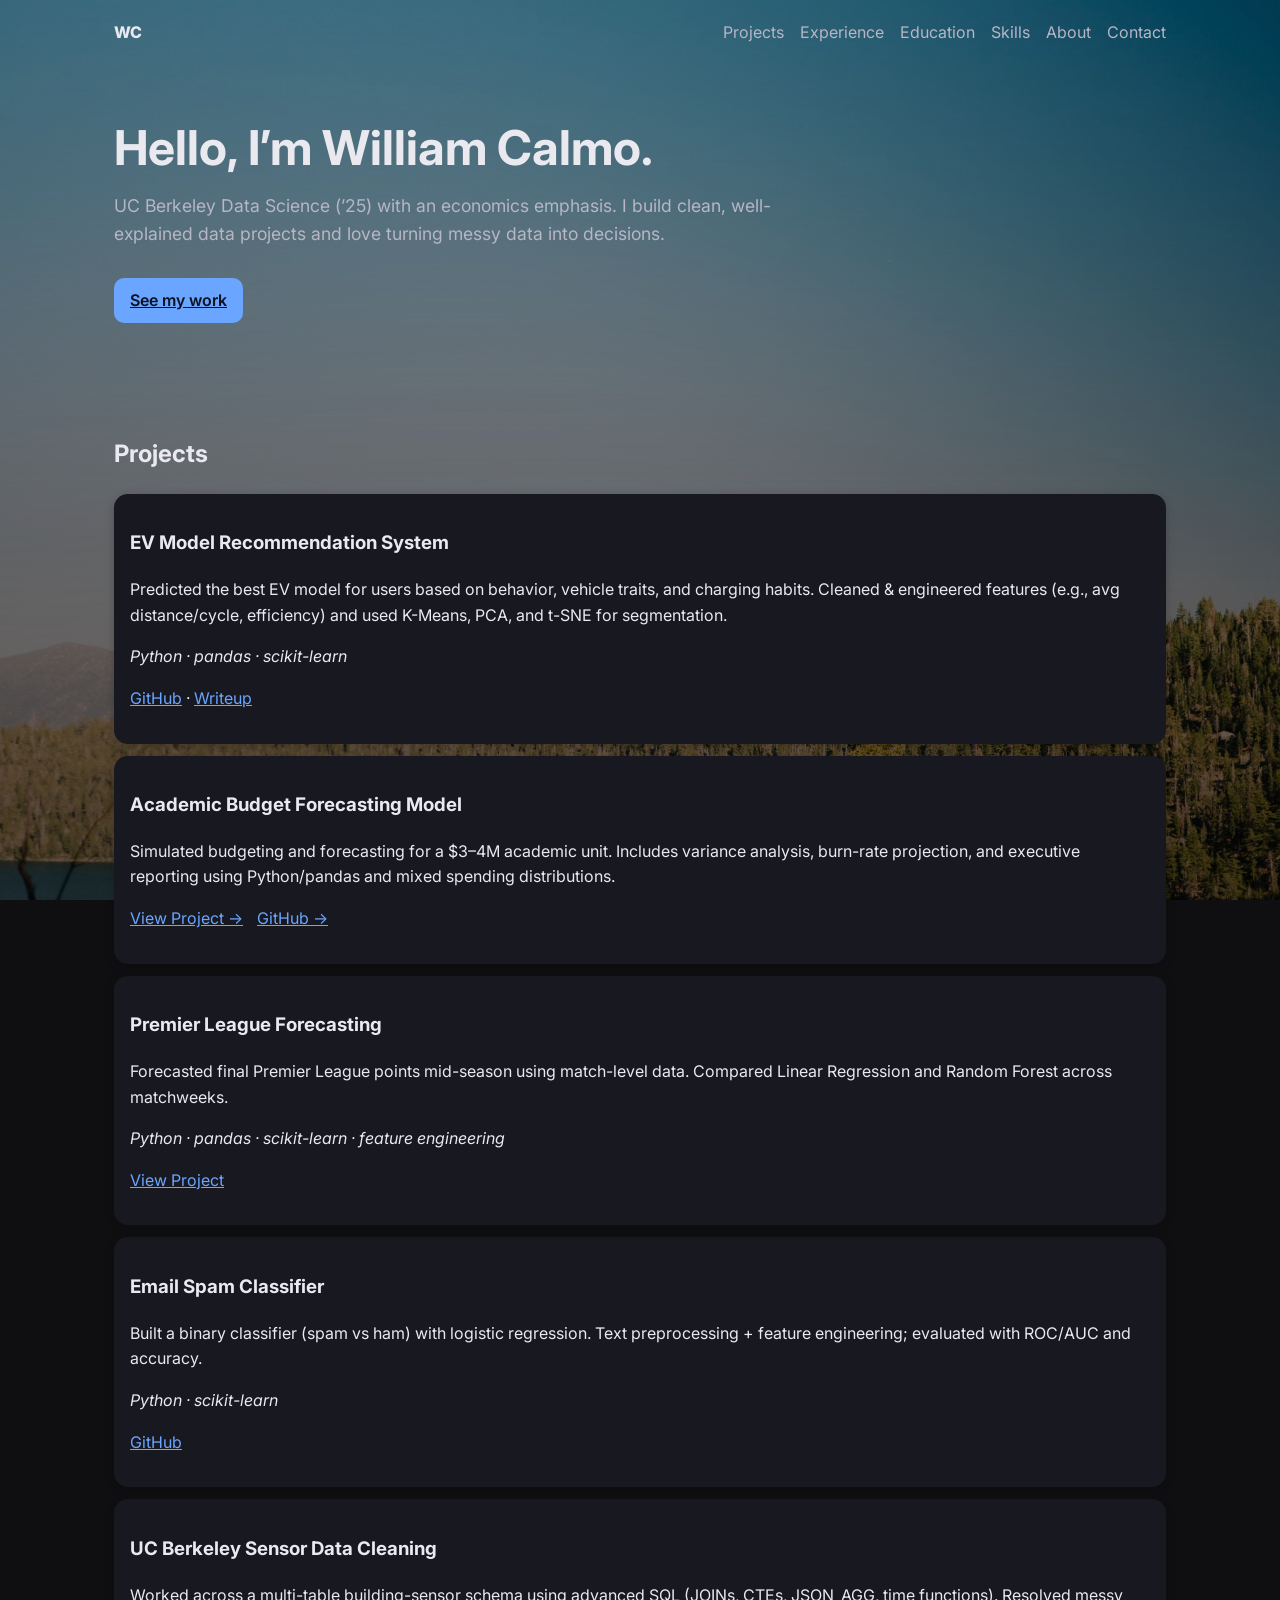
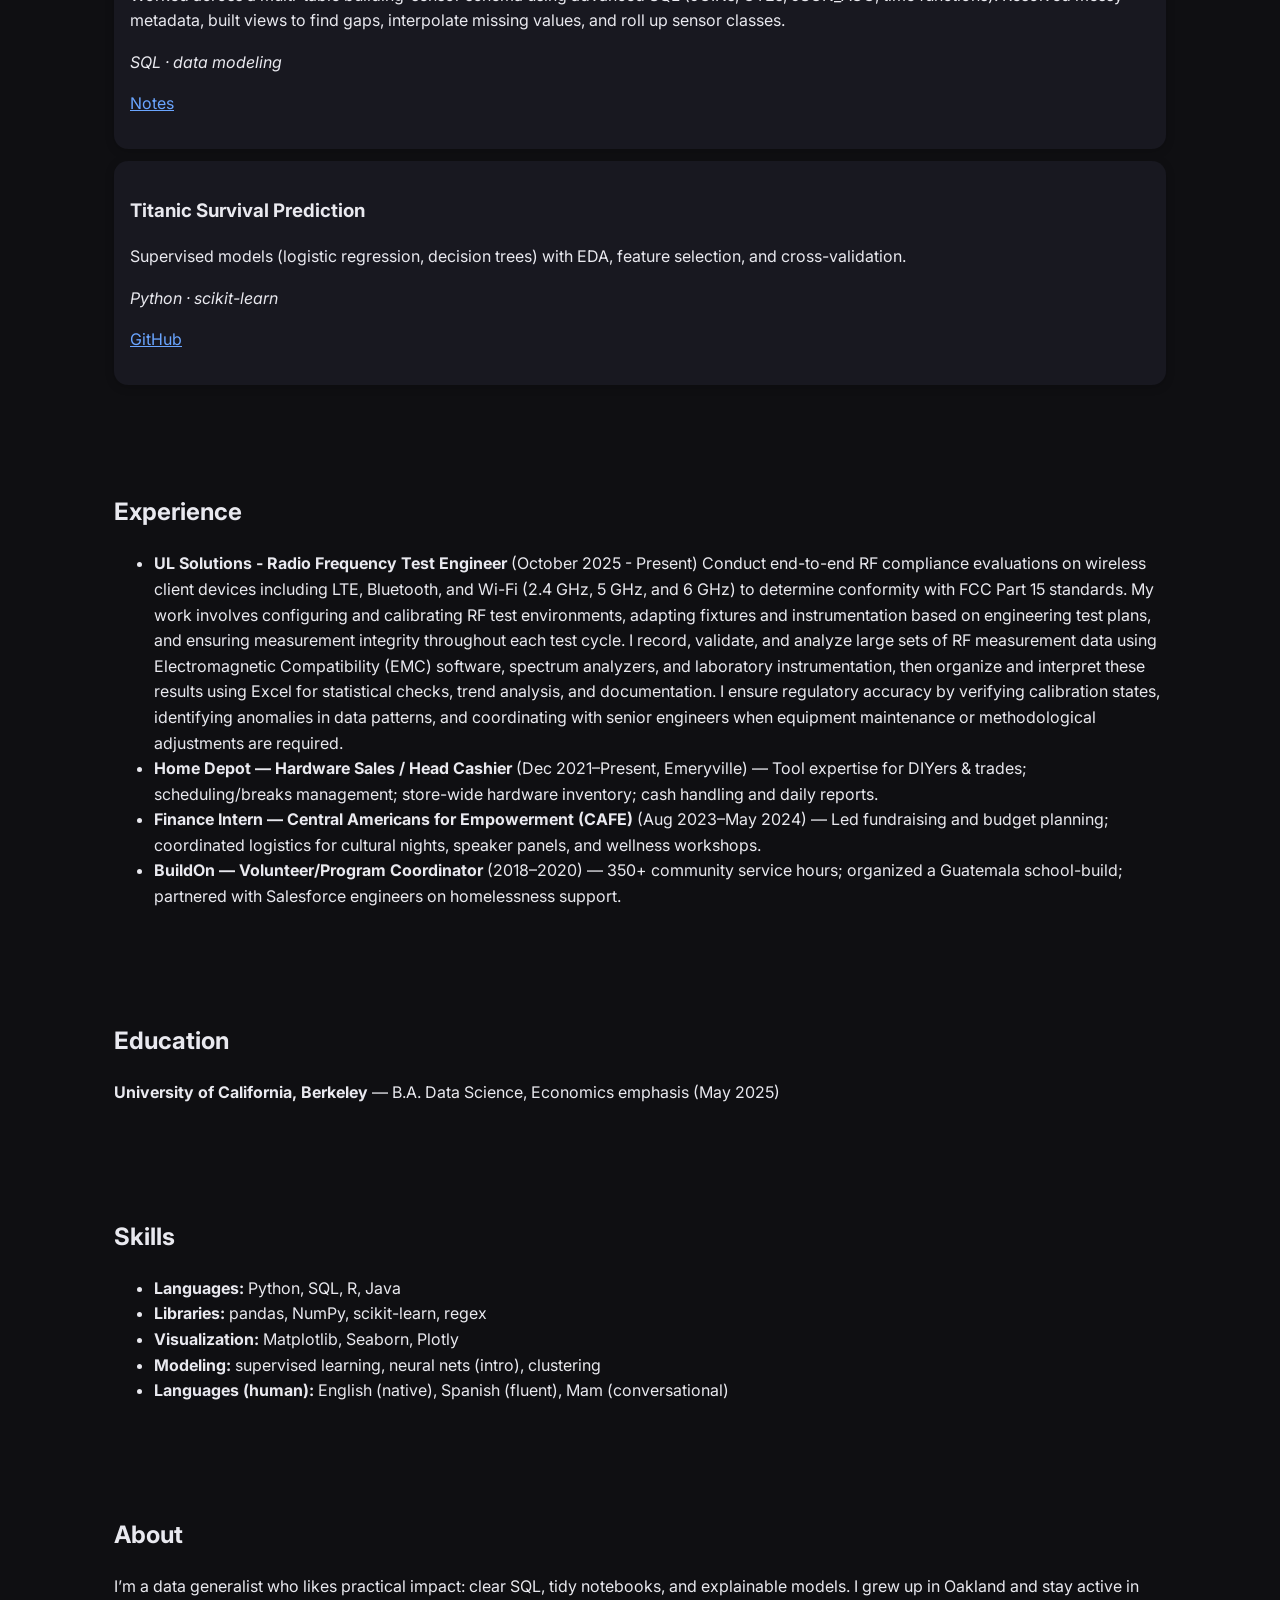
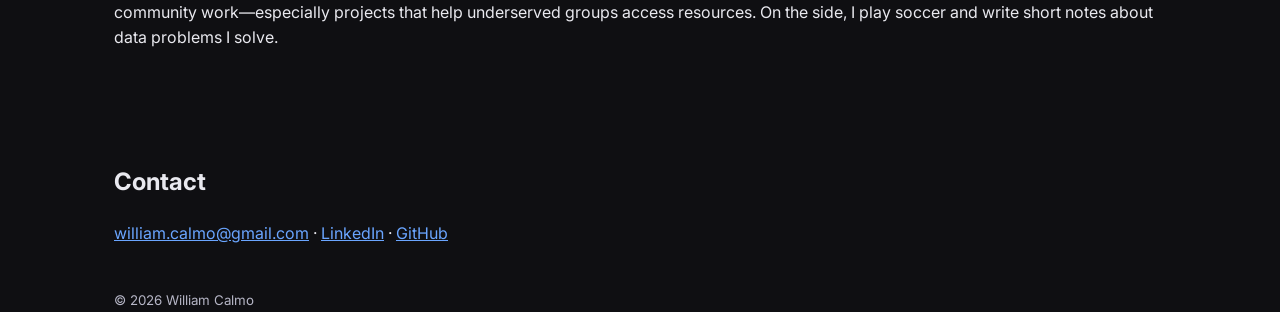
<file: index.html>
<!doctype html>
<html lang="en">
<head>
  <meta charset="utf-8" />
  <meta name="viewport" content="width=device-width,initial-scale=1" />
  <title>William Calmo — Data Science</title>
  <meta name="description" content="Portfolio of William Calmo — Data Science student at UC Berkeley. Includes projects, experience, and contact info." />
  <link rel="preconnect" href="https://fonts.googleapis.com">
  <link rel="preconnect" href="https://fonts.gstatic.com" crossorigin>
  <link href="https://fonts.googleapis.com/css2?family=Inter:wght@400;600;800&display=swap" rel="stylesheet">
  <link rel="stylesheet" href="./styles.css" />
</head>
<body>
  <header class="container">
    <nav>
      <a class="logo" href="#">WC</a>
      <a href="#projects">Projects</a>
      <a href="#experience">Experience</a>
      <a href="#education">Education</a>
      <a href="#skills">Skills</a>
      <a href="#about">About</a>
      <a href="#contact">Contact</a>
    </nav>
  </header>
  
<!-- <section class="parallax-hero">
  <h1>Welcome to My Site</h1>
</section> -->

  <main class="container">
    <!-- Hero -->
    <section id="hero">
      <h1>Hello, I’m William Calmo.</h1>
      <p class="lead">
        UC Berkeley Data Science (’25) with an economics emphasis. I build clean, well-explained data projects
        and love turning messy data into decisions.
      </p>
      <p><a class="btn" href="#projects">See my work</a></p>
    </section>

    <!-- Projects ---------------------------------->
    <section id="projects">
      <h2>Projects</h2>

      <article class="card">
        <h3>EV Model Recommendation System</h3>
        <p>
          Predicted the best EV model for users based on behavior, vehicle traits, and charging habits.
          Cleaned & engineered features (e.g., avg distance/cycle, efficiency) and used K-Means, PCA, and t-SNE for segmentation.
        </p>
        <p><em>Python · pandas · scikit-learn</em></p>
        <p><a href="#">GitHub</a> · <a href="#">Writeup</a></p>
      </article>


     <article class="card">
      <h3>Academic Budget Forecasting Model</h3>
        <p>
            Simulated budgeting and forecasting for a $3–4M academic unit. Includes variance analysis,
            burn-rate projection, and executive reporting using Python/pandas and mixed spending distributions.
        </p>
        <p class="project-actions">
        <a class="project-link" href="projects/financial-forecasting.html">View Project →</a>
        <a href="https://github.com/calmo4/finance-portfolio" target="_blank" rel="noopener noreferrer">GitHub →</a>
        </p>
    </article>



      <article class="card">
        <h3>Premier League Forecasting</h3>
        <p>
         Forecasted final Premier League points mid-season using match-level data.
         Compared Linear Regression and Random Forest across matchweeks.
        </p>
        <p><em>Python · pandas · scikit-learn · feature engineering</em></p>
        <p>
          <a href="projects/premier-league.html">View Project</a>
        </p>
      </article>


      <article class="card">
        <h3>Email Spam Classifier</h3>
        <p>
          Built a binary classifier (spam vs ham) with logistic regression. Text preprocessing + feature engineering; evaluated with
          ROC/AUC and accuracy.
        </p>
        <p><em>Python · scikit-learn</em></p>
        <p><a href="#">GitHub</a></p>
      </article>

      <article class="card">
        <h3>UC Berkeley Sensor Data Cleaning</h3>
        <p>
          Worked across a multi-table building-sensor schema using advanced SQL (JOINs, CTEs, JSON_AGG, time functions).
          Resolved messy metadata, built views to find gaps, interpolate missing values, and roll up sensor classes.
        </p>
        <p><em>SQL · data modeling</em></p>
        <p><a href="#">Notes</a></p>
      </article>

      <article class="card">
        <h3>Titanic Survival Prediction</h3>
        <p>
          Supervised models (logistic regression, decision trees) with EDA, feature selection, and cross-validation.
        </p>
        <p><em>Python · scikit-learn</em></p>
        <p><a href="#">GitHub</a></p>
      </article>
    </section>

    <!-- Experience -->
    <section id="experience">
      <h2>Experience</h2>
      <ul>
        <li>
          <strong> UL Solutions - Radio Frequency Test Engineer</strong> (October 2025 - Present) Conduct end-to-end RF compliance evaluations on wireless client devices including LTE, Bluetooth, and Wi-Fi (2.4 GHz, 5 GHz, and 6 GHz) to determine conformity with FCC Part 15 standards. 
            My work involves configuring and calibrating RF test environments, adapting fixtures and instrumentation based on engineering test plans, and ensuring measurement integrity throughout each test cycle. 
            I record, validate, and analyze large sets of RF measurement data using Electromagnetic Compatibility (EMC) software, spectrum analyzers, and laboratory instrumentation, then organize and interpret these results using Excel for statistical checks, 
            trend analysis, and documentation. I ensure regulatory accuracy by verifying calibration states, identifying anomalies in data patterns, and coordinating with senior engineers when equipment maintenance or methodological adjustments are required.
          
        </li>
        <li>
          <strong>Home Depot — Hardware Sales / Head Cashier</strong> (Dec 2021–Present, Emeryville)
          — Tool expertise for DIYers & trades; scheduling/breaks management; store-wide hardware inventory; cash handling and daily reports.
        </li>
        <li>
          <strong>Finance Intern — Central Americans for Empowerment (CAFE)</strong> (Aug 2023–May 2024)
          — Led fundraising and budget planning; coordinated logistics for cultural nights, speaker panels, and wellness workshops.
        </li>
        <li>
          <strong>BuildOn — Volunteer/Program Coordinator</strong> (2018–2020)
          — 350+ community service hours; organized a Guatemala school-build; partnered with Salesforce engineers on homelessness support.
        </li>
      </ul>
    </section>

    <!-- Education -->
    <section id="education">
      <h2>Education</h2>
      <p>
        <strong>University of California, Berkeley</strong> — B.A. Data Science, Economics emphasis (May 2025)
      </p>
    </section>

    <!-- Skills -->
    <section id="skills">
      <h2>Skills</h2>
      <ul>
        <li><strong>Languages:</strong> Python, SQL, R, Java</li>
        <li><strong>Libraries:</strong> pandas, NumPy, scikit-learn, regex</li>
        <li><strong>Visualization:</strong> Matplotlib, Seaborn, Plotly</li>
        <li><strong>Modeling:</strong> supervised learning, neural nets (intro), clustering</li>
        <li><strong>Languages (human):</strong> English (native), Spanish (fluent), Mam (conversational)</li>
      </ul>
    </section>

    <!-- About -->
    <section id="about">
      <h2>About</h2>
      <p>
        I’m a data generalist who likes practical impact: clear SQL, tidy notebooks, and explainable models. I grew up in Oakland
        and stay active in community work—especially projects that help underserved groups access resources. On the side, I play
        soccer and write short notes about data problems I solve.
      </p>
    </section>

    <!-- Contact -->
    <section id="contact">
      <h2>Contact</h2>
      <p>
        <a href="mailto:william.calmo@gmail.com">william.calmo@gmail.com</a> · 
        <a href="https://www.linkedin.com/in/william-calmo-a32172174">LinkedIn</a> · 
        <a href="https://github.com/calmo4">GitHub</a>
      </p>
    </section>
  </main>

  <footer class="container"><small>© <span id="year"></span> William Calmo</small></footer>
  <script src="./script.js"></script>
</body>
</html>
</file>
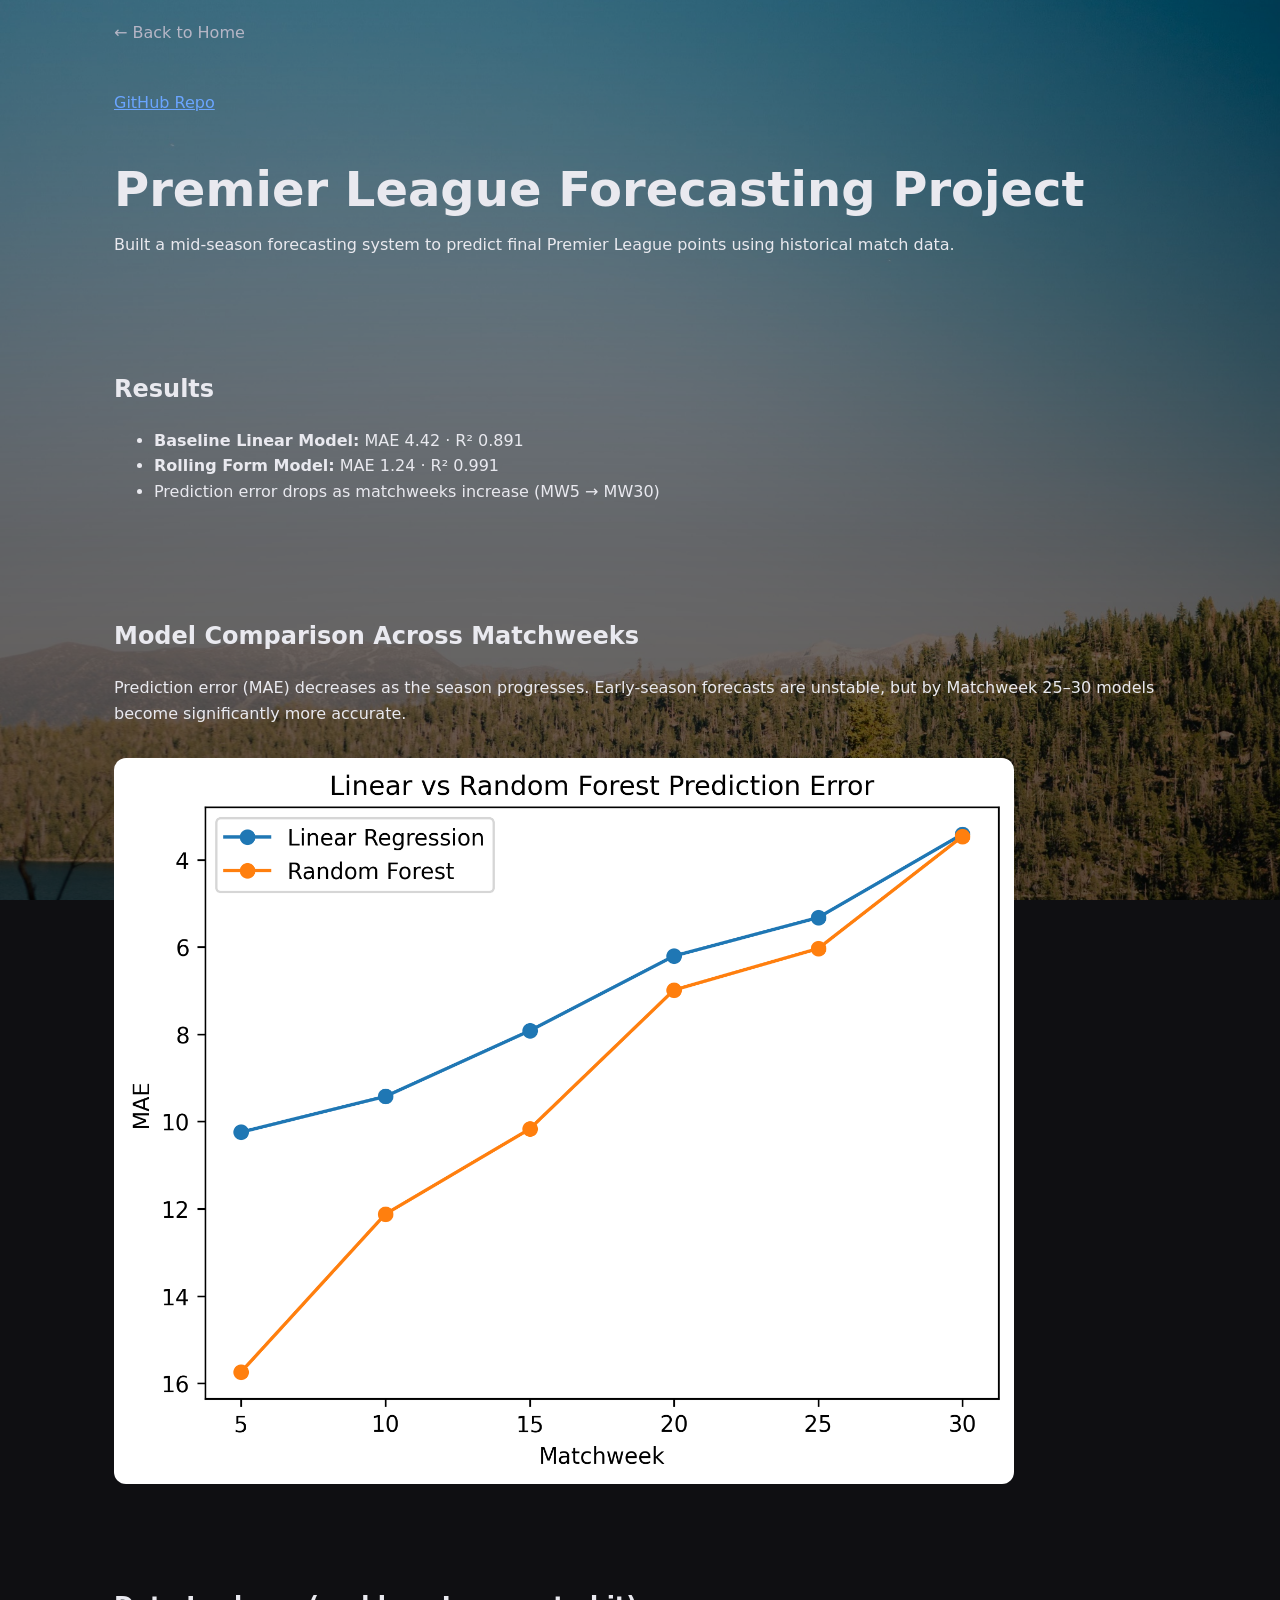
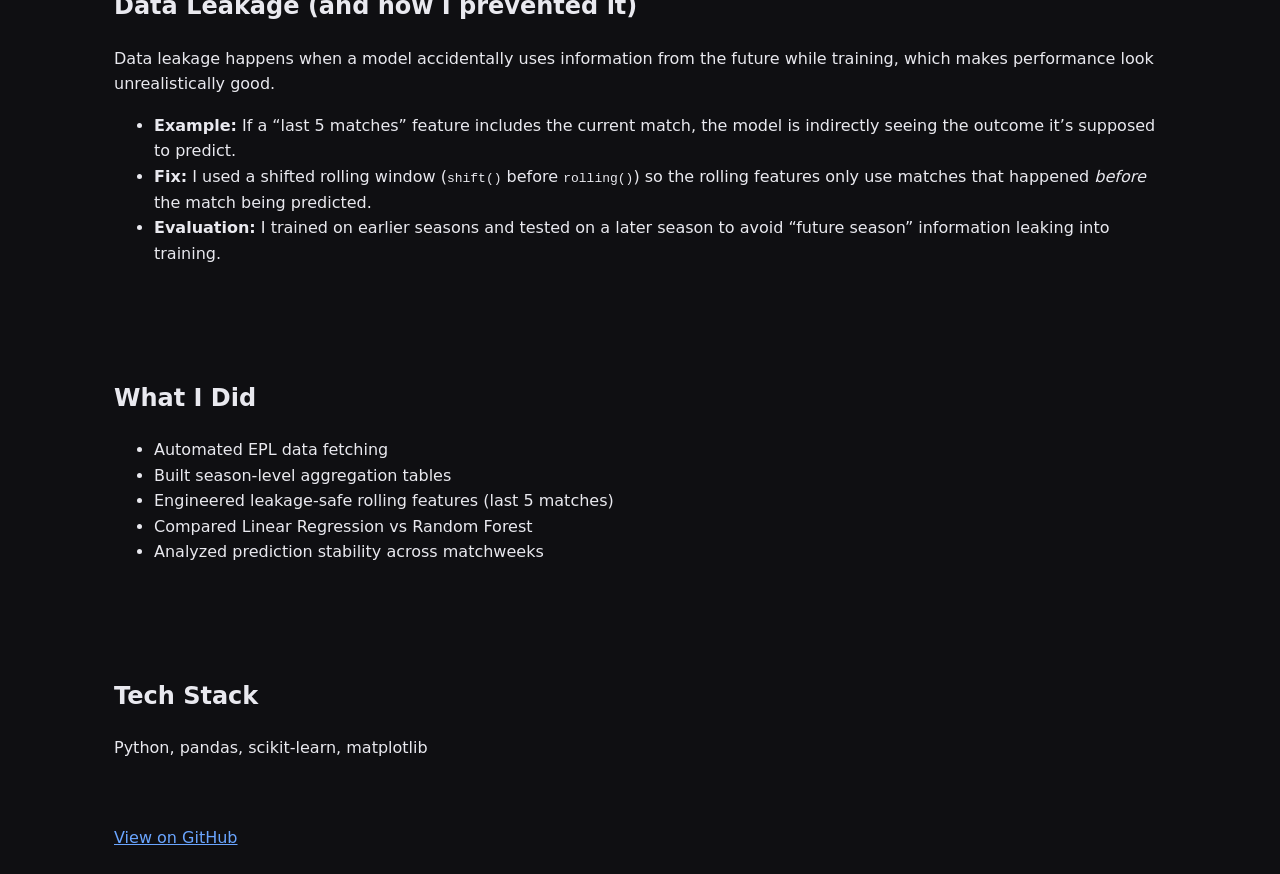
<file: projects/premier-league.html>
<!doctype html>
<html lang="en">
<head>
  <meta charset="utf-8" />
  <meta name="viewport" content="width=device-width, initial-scale=1" />
  <title>Premier League Forecasting</title>
  <link rel="stylesheet" href="../styles.css" />
</head>

<body>
  <header class="container">
    <nav>
      <a href="../index.html">← Back to Home</a>
    </nav>
  </header>

  <main class="container">
    <section>
        <a href="https://github.com/calmo4/prem_ml_2526" target="_blank" rel="noopener">GitHub Repo</a>
    </section>

    <section>
      <h1>Premier League Forecasting Project</h1>
      <p>
        Built a mid-season forecasting system to predict final Premier League
        points using historical match data.
      </p>
    </section>

    <section>
      <h2>Results</h2>
      <ul>
        <li><strong>Baseline Linear Model:</strong> MAE 4.42 · R² 0.891</li>
        <li><strong>Rolling Form Model:</strong> MAE 1.24 · R² 0.991</li>
        <li>Prediction error drops as matchweeks increase (MW5 → MW30)</li>
      </ul>
    </section>

    <section>
      <h2>Model Comparison Across Matchweeks</h2>
      <p>
        Prediction error (MAE) decreases as the season progresses.
        Early-season forecasts are unstable, but by Matchweek 25–30
        models become significantly more accurate.
      </p>

      <img
        src="../assets/prem_model_comparison.png"
        alt="Linear vs Random Forest prediction error across matchweeks"
        style="width:100%; max-width:900px; border-radius:12px; margin-top:16px;"
      />
    </section>

    <section>
        <h2>Data Leakage (and how I prevented it)</h2>
        <p>
            Data leakage happens when a model accidentally uses information from the future while training,
            which makes performance look unrealistically good.
        </p>

        <ul>
            <li>
                <strong>Example:</strong> If a “last 5 matches” feature includes the current match, the model is indirectly
                seeing the outcome it’s supposed to predict.
            </li>
            <li>
                <strong>Fix:</strong> I used a shifted rolling window (<code>shift()</code> before <code>rolling()</code>)
                so the rolling features only use matches that happened <em>before</em> the match being predicted.
            </li>
            <li>
                <strong>Evaluation:</strong> I trained on earlier seasons and tested on a later season to avoid “future season”
                information leaking into training.
            </li>
        </ul>
        </section>


    <section>
      <h2>What I Did</h2>
      <ul>
        <li>Automated EPL data fetching</li>
        <li>Built season-level aggregation tables</li>
        <li>Engineered leakage-safe rolling features (last 5 matches)</li>
        <li>Compared Linear Regression vs Random Forest</li>
        <li>Analyzed prediction stability across matchweeks</li>
      </ul>
    </section>

    <section>
      <h2>Tech Stack</h2>
      <p>Python, pandas, scikit-learn, matplotlib</p>
    </section>

    <section>
      <a href="https://github.com/calmo4/prem_ml_2526" target="_blank">
        View on GitHub
      </a>
    </section>

  </main>
</body>
</html>
</file>
<file: styles.css>
:root {
  --bg: #0f0f12;
  --text: #e9e9ef;
  --muted: #b6b6c6;
  --card: #181820;
  --accent: #6aa5ff;
  --maxw: 1100px;
  --pad: 24px;
}

/* Site-wide fixed background image behind everything */
html, body { height: 100%; }

body {
  /* your existing dark fallback stays */
  background: #0f0f12;
  position: relative;
}

/* Use a fixed pseudo-element so it works on Safari/iOS too */
body::before {
  content: "";
  position: fixed;
  inset: 0;                /* top:0; right:0; bottom:0; left:0 */
  z-index: -1;             /* sit behind all content */
  background: url('./assets/tahoe.jpeg') center / cover no-repeat;
  will-change: transform;  /* tiny perf hint */
}

/* Optional: darken for readability over bright areas */
body::after {
  content: "";
  position: fixed;
  inset: 0;
  z-index: -1;
  background: linear-gradient(
    to bottom,
    rgba(0,0,0,0.25) 0%,
    rgba(0,0,0,0.55) 60%,
    rgba(0,0,0,0.65) 100%
  );
}




* { box-sizing: border-box; }
html, body { margin: 0; padding: 0; }
body {
  font-family: Inter, system-ui, -apple-system, Segoe UI, Roboto, Arial, sans-serif;
  background: var(--bg);
  color: var(--text);
  line-height: 1.6;
}
.container { max-width: var(--maxw); margin: 0 auto; padding: 0 var(--pad); }
nav { display: flex; gap: 16px; align-items: center; padding: 20px 0; }
nav a { color: var(--muted); text-decoration: none; }
nav a:hover { color: var(--text); }
.logo { font-weight: 800; color: var(--text); margin-right: auto; }
#hero { padding: 56px 0 24px; }
h1 { font-size: clamp(2rem, 5vw, 3rem); line-height: 1.1; margin: 0 0 12px; }
h2 { margin-top: 48px; }
.lead { color: var(--muted); font-size: 1.1rem; max-width: 60ch; }
.btn {
  display: inline-block; margin-top: 12px; padding: 10px 16px;
  background: var(--accent); color: #0b1220; border-radius: 10px; font-weight: 600;
}
section { padding: 24px 0; }
.card {
  background: var(--card); padding: 16px; border-radius: 14px;
  margin: 12px 0; box-shadow: 0 2px 10px rgba(0,0,0,.2);
}
a { color: var(--accent); }
footer { padding: 48px 0; color: var(--muted); }
@media (max-width: 700px){ nav { flex-wrap: wrap; gap: 10px; } }


.parallax-hero {
  background: url('./assets/tahoe.jpeg') center / cover no-repeat fixed;
  height: 100vh; /* full screen height */
  display: flex;
  justify-content: center;
  align-items: center;
  color: white;
  font-size: 3rem;
  text-shadow: 2px 2px 10px rgba(0, 0, 0, 0.6);
}
.project-card {
  margin-bottom: 60px;
  max-width: 700px;
}

.project-image {
  width: 100%;
  border-radius: 12px;
  margin: 20px 0;
  box-shadow: 0 10px 25px rgba(0,0,0,0.1);
}


.project-page {
  max-width: 900px;
  margin: 0 auto;
  padding: 40px 20px;
}

.back-link {
  display: inline-block;
  margin-bottom: 20px;
  text-decoration: none;
}

.project-header h1 {
  margin-bottom: 10px;
}

.project-subtitle {
  margin-top: 0;
  opacity: 0.85;
}

.project-links a {
  display: inline-block;
  margin-top: 12px;
  text-decoration: none;
  font-weight: 600;
}

.project-section {
  margin-top: 35px;
}

.project-image {
  width: 100%;
  border-radius: 12px;
  margin-top: 14px;
  box-shadow: 0 10px 25px rgba(0,0,0,0.12);
}

.project-list {
  margin-top: 10px;
  line-height: 1.6;
}

.project-actions {
  margin-top: 10px;
  display: flex;
  gap: 14px;
  flex-wrap: wrap;
}
</file>
